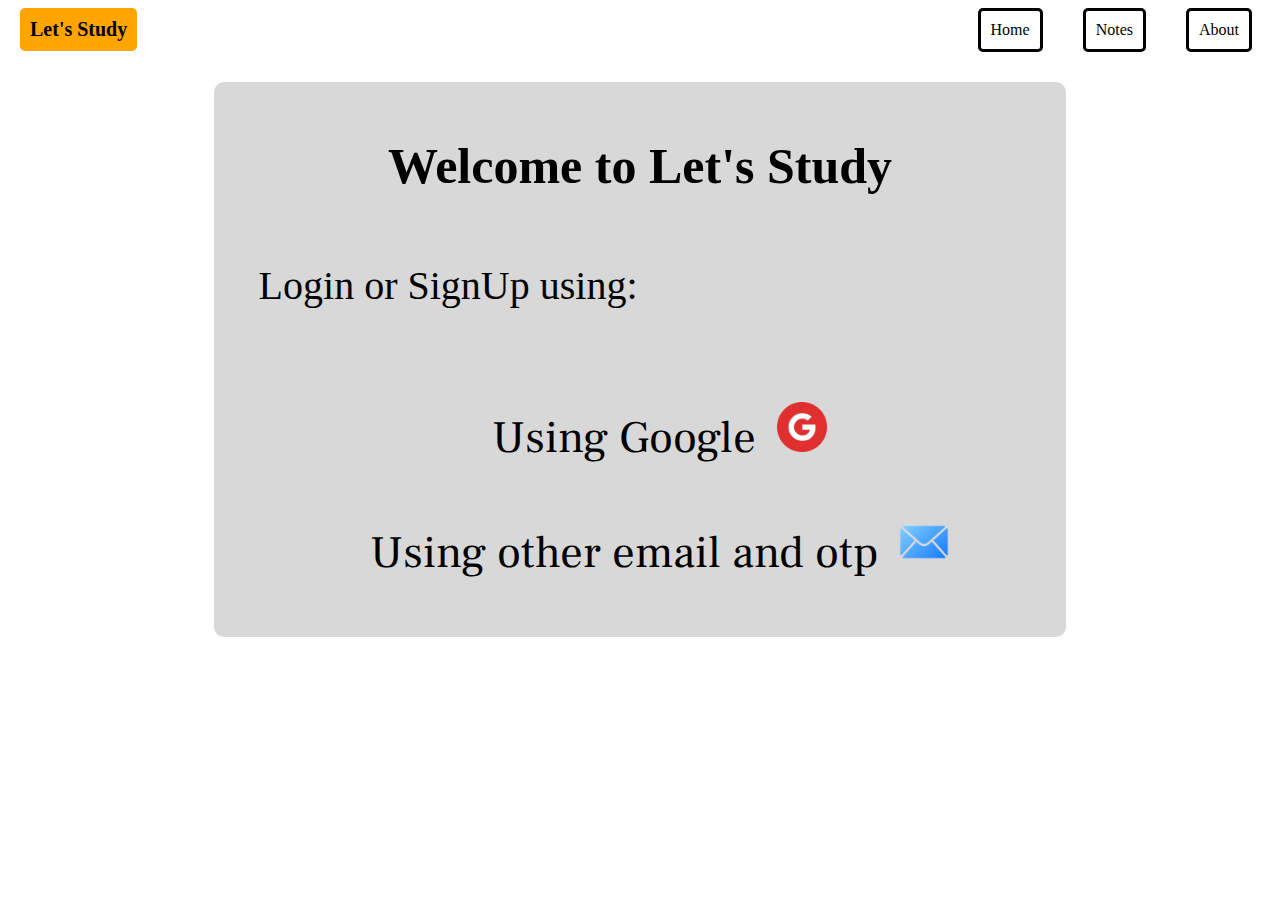
<file: index.html>
<!DOCTYPE html>
<html lang="en">

<head>
    <meta charset="UTF-8">
    <meta name="viewport" content="width=device-width, initial-scale=1.0">
    <link rel="stylesheet" href="css/stylesIndex.css">
    <title>Let's Study - The best group study webapp</title>
</head>

<body>
    <ul class="navbar">
        <li class="navItem title"><a href="/">Let's Study</a></li>
        <li class="navItem"><a href="/">Home</a></li>
        <li class="navItem"><a href="/html/notes.html">Notes</a></li>
        <li class="navItem"><a href="/html/about.html">About</a></li>
    </ul>
    <div class="headDiv">
        <div class="container">
            <h1 id="login">Welcome to Let's Study</h1>
            <h2>Login or SignUp using: </h2>
            <ul id="login-head">
                <li class="login-button" onclick="googleLogin()">Using Google <img class="icon" src="assets/google.png" alt="google"></li>
                <li class="login-button" onclick="window.location.href = 'html/emailLogin.html'">Using other email and
                    otp <img class="icon" src="assets/email.png" alt="phone"></li>
            </ul>
            </div>
        </div>
    </div>
</body>

</html>
</file>
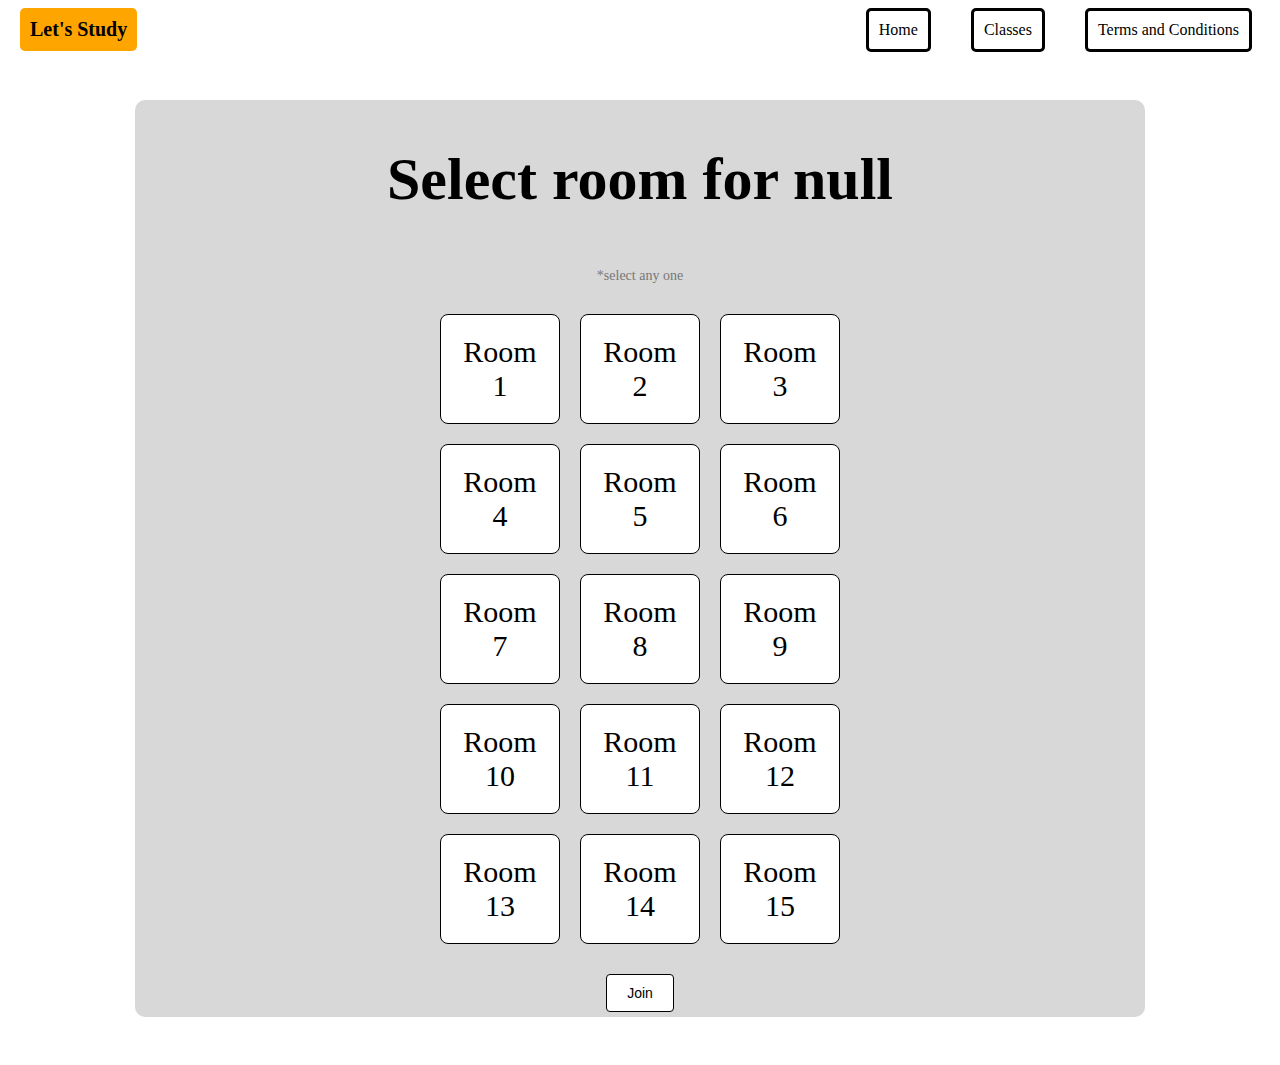
<file: html/classes.html>
<!DOCTYPE html>
<html lang="en">

<head>
    <meta charset="UTF-8">
    <meta name="viewport" content="width=device-width, initial-scale=1.0">
    <title>Let's Study - Classes</title>
    <link rel="stylesheet" href="../css/stylesClasses.css">
    <script src="../js/classes.js"></script>
</head>

<body>
    <ul class="navbar">
        <li class="navItem title"><a href="/html/loginHome.html">Let's Study</a></li>
        <li class="navItem"><a href="/html/loginHome.html">Home</a></li>
        <li class="navItem"><a href="/html/classes.html">Classes</a></li>
        <li class="navItem"><a href="/html/terms.html">Terms and Conditions</a></li>
    </ul>
    <div class="container">
        <h1 class="h1class">This</h1>
        <p>*select any one</p>

        <div class="grid" id="roomGrid">
            <div class="room" onclick="selectRoom(this)">Room 1</div>
            <div class="room" onclick="selectRoom(this)">Room 2</div>
            <div class="room" onclick="selectRoom(this)">Room 3</div>
            <div class="room" onclick="selectRoom(this)">Room 4</div>
            <div class="room" onclick="selectRoom(this)">Room 5</div>
            <div class="room" onclick="selectRoom(this)">Room 6</div>
            <div class="room" onclick="selectRoom(this)">Room 7</div>
            <div class="room" onclick="selectRoom(this)">Room 8</div>
            <div class="room" onclick="selectRoom(this)">Room 9</div>
            <div class="room" onclick="selectRoom(this)">Room 10</div>
            <div class="room" onclick="selectRoom(this)">Room 11</div>
            <div class="room" onclick="selectRoom(this)">Room 12</div>
            <div class="room" onclick="selectRoom(this)">Room 13</div>
            <div class="room" onclick="selectRoom(this)">Room 14</div>
            <div class="room" onclick="selectRoom(this)">Room 15</div>
        </div>

        <button onclick="joinRoom()">Join</button>
    </div>

</body>

</html>
</file>
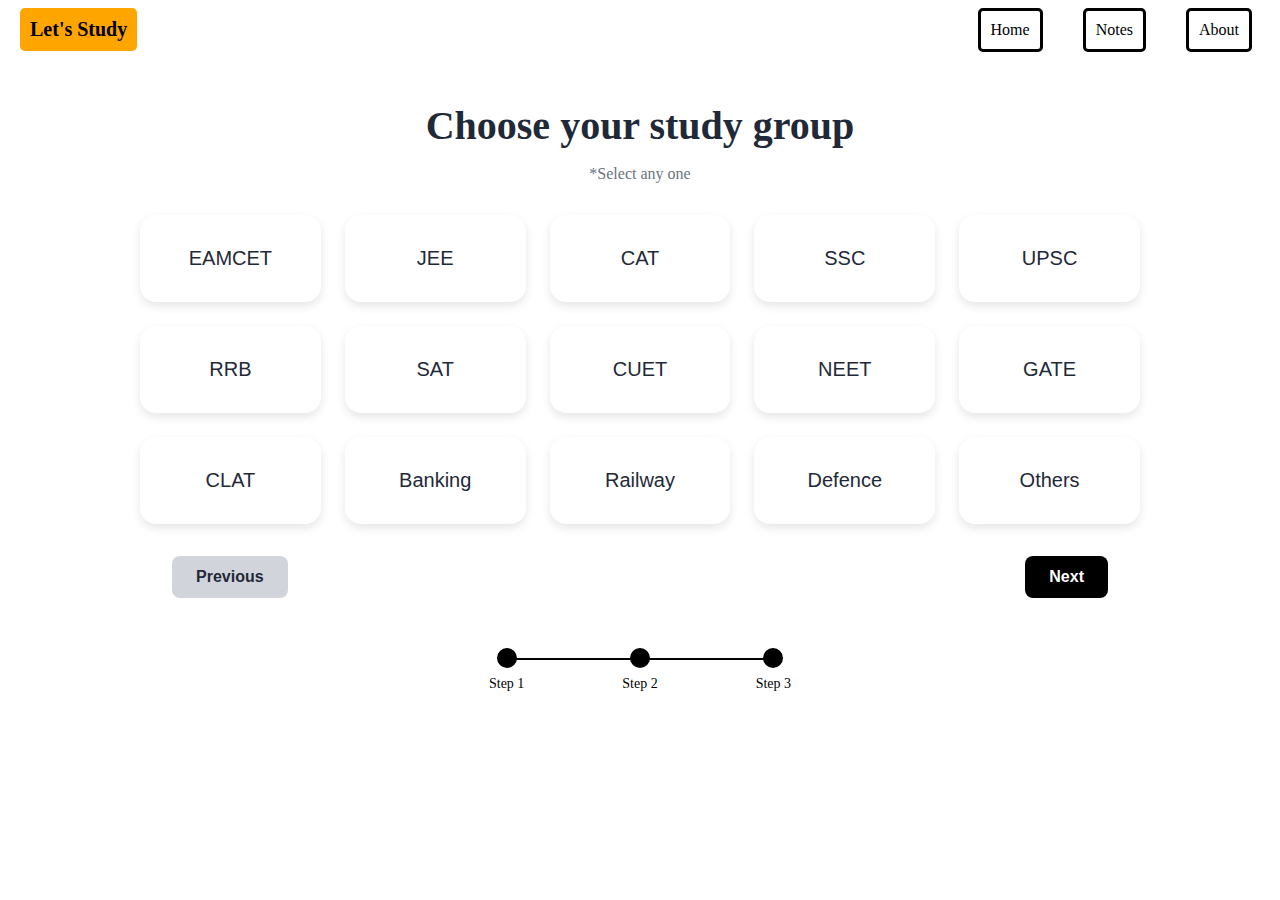
<file: html/classSelection.html>
<!DOCTYPE html>
<html lang="en">
<head>
    <meta charset="UTF-8">
    <meta name="viewport" content="width=device-width, initial-scale=1.0">
    <link rel="stylesheet" href="../css/stylesClassSelection.css">
    <title>Let's Study - Class Selection</title>
</head>
<body>
    <ul class="navbar">
        <li class="navItem title"><a href="/">Let's Study</a></li>
        <li class="navItem"><a href="/">Home</a></li>
        <li class="navItem"><a href="/html/notes.html">Notes</a></li>
        <li class="navItem"><a href="/html/about.html">About</a></li>
    </ul>

    <div class="container">
        <h1 class="studyTitle">Choose your study group</h1>
        <p class="subtitle">*Select any one</p>
    
        <div class="grid">
          <button class="card">EAMCET</button>
          <button class="card">JEE</button>
          <button class="card">CAT</button>
          <button class="card">SSC</button>
          <button class="card">UPSC</button>
          <button class="card">RRB</button>
          <button class="card">SAT</button>
          <button class="card">CUET</button>
          <button class="card">NEET</button>
          <button class="card">GATE</button>
          <button class="card">CLAT</button>
          <button class="card">Banking</button>
          <button class="card">Railway</button>
          <button class="card">Defence</button>
          <button class="card">Others</button>
        </div>
    
        <div class="navigation">
          <button class="nav-button prev">Previous</button>
          <button class="nav-button next">Next</button>
        </div>

        <div class="stepper">
            <div class="step active">
              <div class="circle"></div>
              <div class="label">Step 1</div>
            </div>
            <div class="step active">
              <div class="circle"></div>
              <div class="label">Step 2</div>
            </div>
            <div class="step active">
              <div class="circle"></div>
              <div class="label">Step 3</div>
            </div>
          </div>
      </div>
</body>
</html>
</file>
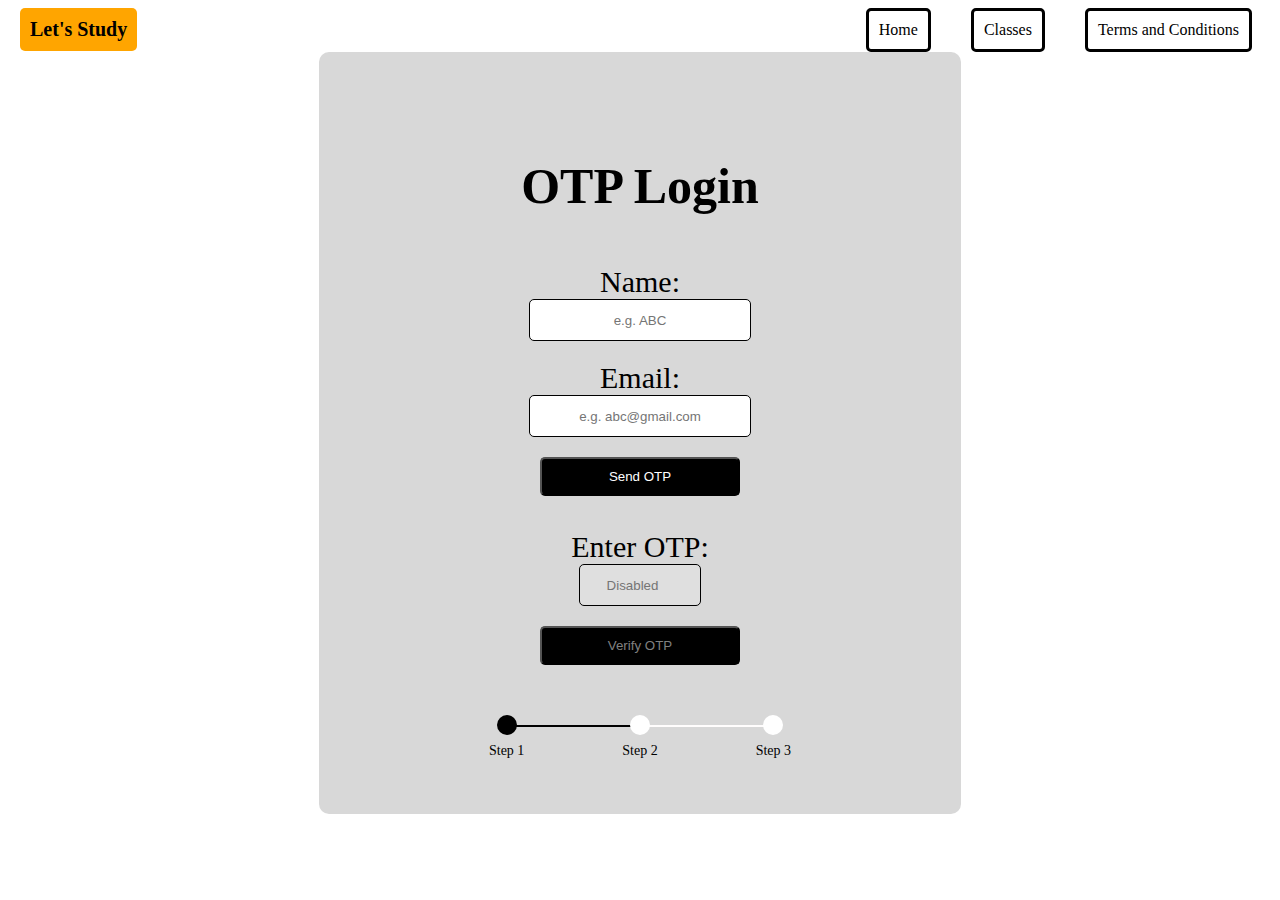
<file: html/emailLogin.html>
<!DOCTYPE html>
<html lang="en">

<head>
    <meta charset="UTF-8">
    <meta name="viewport" content="width=device-width, initial-scale=1.0">
    <link rel="stylesheet" href="../css/stylesEmailLogin.css">
    <script src="../js/emailLogin.js"></script>
    <title>Let's Study - Email Login</title>
</head>

<body>
    <ul class="navbar">
        <li class="navItem title"><a href="/">Let's Study</a></li>
        <li class="navItem"><a href="/">Home</a></li>
        <li class="navItem"><a href="/html/classes.html">Classes</a></li>
        <li class="navItem"><a href="/html/terms.html">Terms and Conditions</a></li>
    </ul>
    <div class="headDiv">
        <div class="container headDiv">
            <h1>OTP Login</h1>
            <label for="name">Name:</label>
            <input type="text" id="name" placeholder="e.g. ABC" required>
            <label for="email">Email:</label>
            <input type="email" id="email" placeholder="e.g. abc@gmail.com" required>
            <button onclick="sendOTP()" id="btn-otp" class="send-otp">Send OTP</button>
            <br>
            <label for="otp">Enter OTP:</label>
            <input type="number" id="otp" maxlength="6" placeholder="Disabled" disabled oninput="this.value = this.value.slice(0,6)" disabled />

            <button onclick="verifyOTP()" id="btn-otp" class="verify-otp">Verify OTP</button>
        
            <div class="stepper">
                <div class="step active">
                  <div class="circle"></div>
                  <div class="label">Step 1</div>
                </div>
                <div class="step">
                  <div class="circle"></div>
                  <div class="label">Step 2</div>
                </div>
                <div class="step">
                  <div class="circle"></div>
                  <div class="label">Step 3</div>
                </div>
              </div>
          </div>
        </div>
    </div>
</body>

</html>
</file>
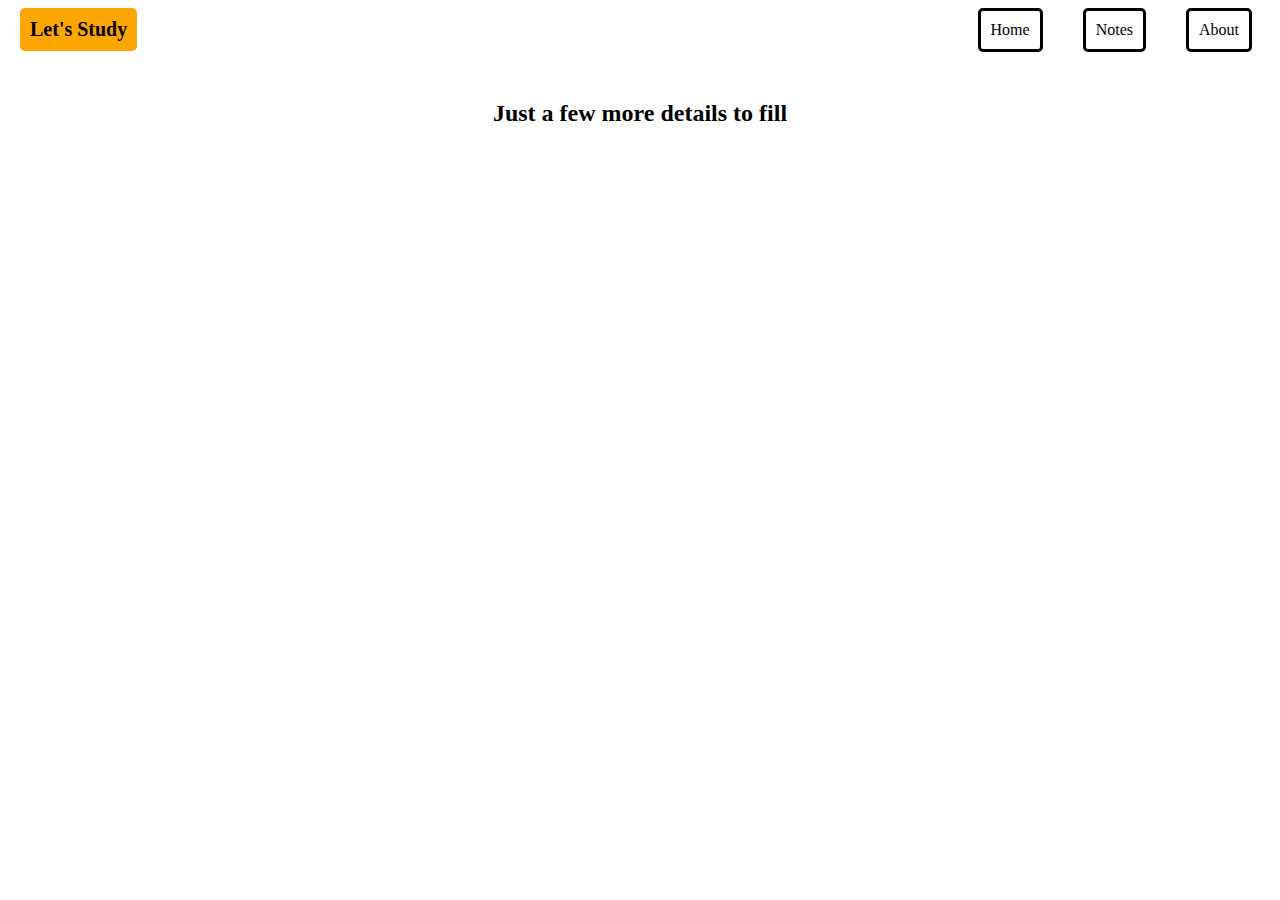
<file: html/finalDetail.html>
<!DOCTYPE html>
<html lang="en">

<head>
    <meta charset="UTF-8">
    <meta name="viewport" content="width=device-width, initial-scale=1.0">
    <title>Let's Study - Final Steps</title>
    <link rel="stylesheet" href="../css/stylesfinalDetail.css">
    <script src="../js/finalDetails.js"></script>
</head>

<body>
    <ul class="navbar">
        <li class="navItem title"><a href="/">Let's Study</a></li>
        <li class="navItem"><a href="/html/index.html">Home</a></li>
        <li class="navItem"><a href="/html/notes.html">Notes</a></li>
        <li class="navItem"><a href="/html/about.html">About</a></li>
    </ul>

    <div class="container">
        <h1>Just a few more details to fill</h1>
        <div class="dropdown">
            <button class="dropdown-button">Your Preparation ▼</button>
            <div class="dropdown-content">
                <a onclick="handleClick(1)">1 year</a>
                <a onclick="handleClick(2)">2 Years</a>
                <a onclick="handleClick(3)">3 years</a>
                <a onclick="handleClick(4)">4 years</a>
                <a onclick="handleClick(0)">4+ Years</a>
            </div>
        </div>
    </div>

</body>

</html>
</file>
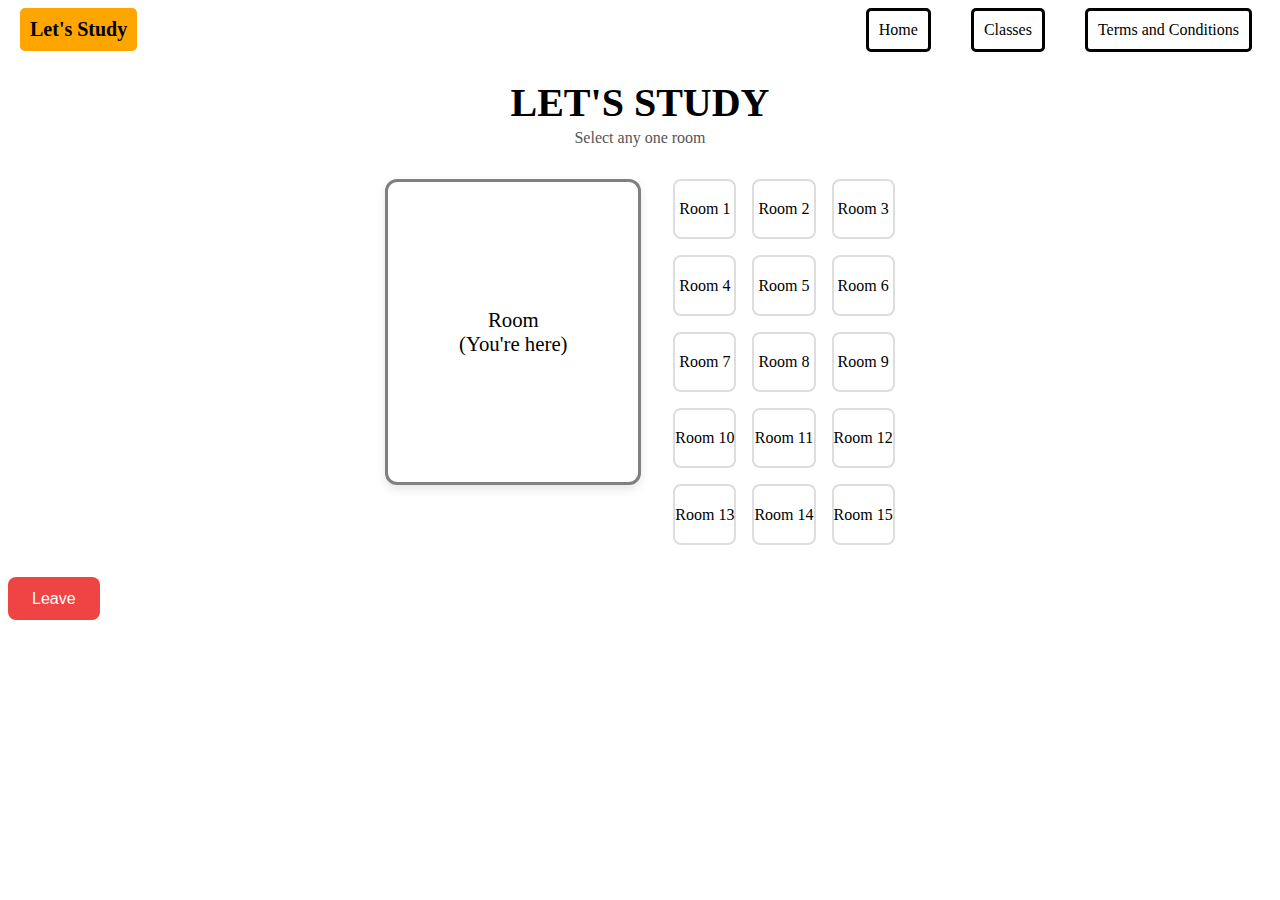
<file: html/joinedClass.html>
<!DOCTYPE html>
<html lang="en">
<head>
    <meta charset="UTF-8">
    <meta name="viewport" content="width=device-width, initial-scale=1.0">
    <title>Let's Study - Joined Class</title>
    <script src="../js/joinedClass.js"></script>
    <link rel="stylesheet" href="../css/stylesJoinedClass.css">
</head>
<body>
    <ul class="navbar">
        <li class="navItem title"><a onclick="leaveClass('/html/loginHome.html')">Let's Study</a></li>
        <li class="navItem"><a onclick="leaveClass('/index.html')">Home</a></li>
        <li class="navItem"><a onclick="leaveClass('/html/classes.html')">Classes</a></li>
        <li class="navItem"><a href="/html/terms.html">Terms and Conditions</a></li>
    </ul>

    <h1>LET'S STUDY</h1>
  <p>Select any one room</p>

  <div class="container">
    <div class="main-room">
      Room <br>(You're here)
    </div>

    <div class="rooms-grid">
      <div id="1" class="room" onclick="joinRoom(1)">Room 1</div>
      <div id="2" class="room" onclick="joinRoom(2)">Room 2</div>
      <div id="3" class="room" onclick="joinRoom(3)">Room 3</div>
      <div id="4" class="room" onclick="joinRoom(4)">Room 4</div>
      <div id="5" class="room" onclick="joinRoom(5)">Room 5</div>
      <div id="6" class="room" onclick="joinRoom(6)">Room 6</div>
      <div id="7" class="room" onclick="joinRoom(7)">Room 7</div>
      <div id="8" class="room" onclick="joinRoom(8)">Room 8</div>
      <div id="9" class="room" onclick="joinRoom(9)">Room 9</div>
      <div id="10" class="room" onclick="joinRoom(10)">Room 10</div>
      <div id="11" class="room" onclick="joinRoom(11)">Room 11</div>
      <div id="12" class="room" onclick="joinRoom(12)">Room 12</div>
      <div id="13" class="room" onclick="joinRoom(13)">Room 13</div>
      <div id="14" class="room" onclick="joinRoom(14)">Room 14</div>
      <div id="15" class="room" onclick="joinRoom(15)">Room 15</div>
    </div>
  </div>

  <button class="leave-button" onclick="leaveClass('/html/classes.html')">Leave</button>
</body>
</html>
</file>
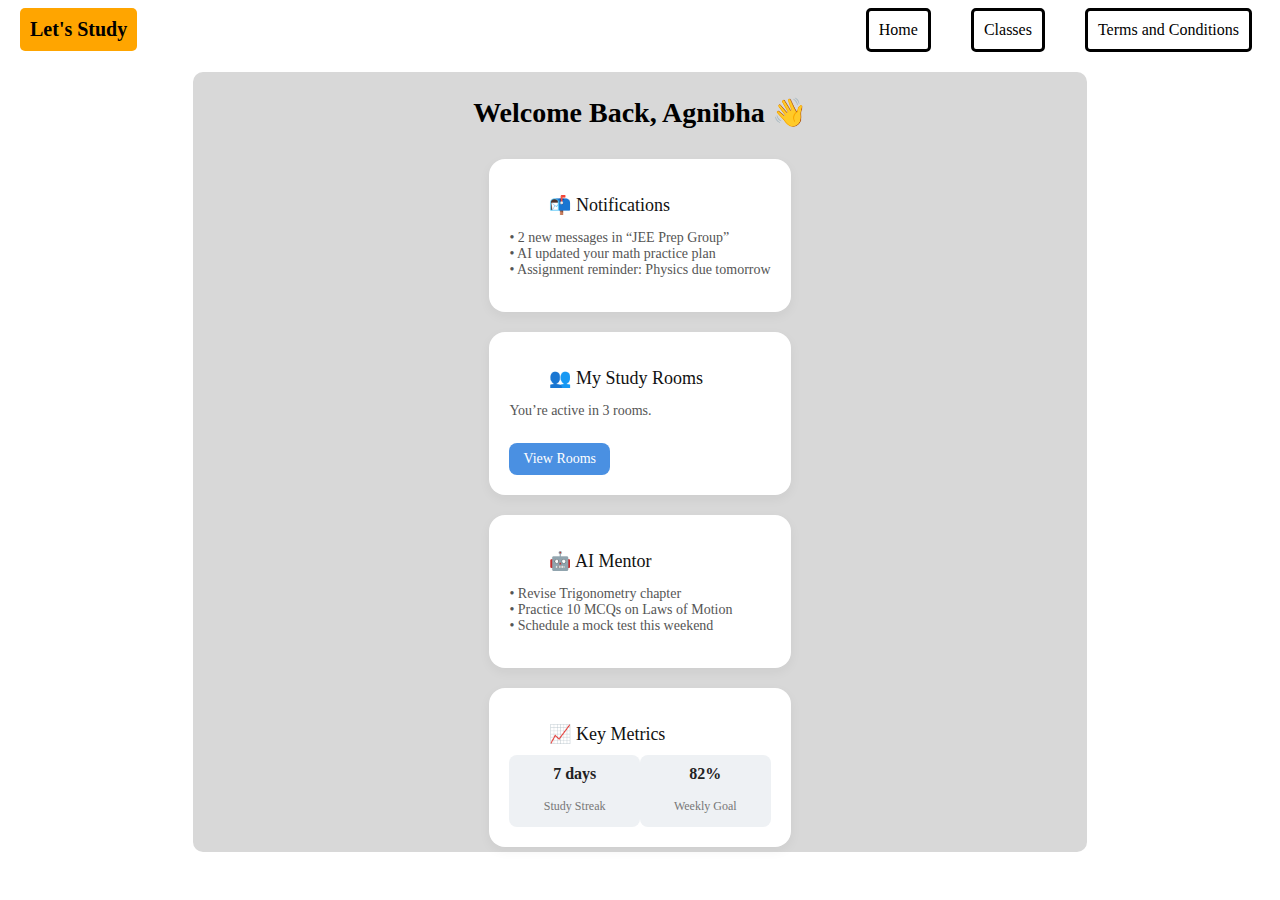
<file: html/loginHome.html>
<!DOCTYPE html>
<html lang="en">
<head>
    <meta charset="UTF-8">
    <meta name="viewport" content="width=device-width, initial-scale=1.0">
    <title>Let's Study - Home</title>
    <link rel="stylesheet" href="../css/stylesLoginHome.css">
</head>
<body>
    <ul class="navbar">
        <li class="navItem title"><a href="/html/loginHome.html">Let's Study</a></li>
        <li class="navItem"><a href="/html/loginHome.html">Home</a></li>
        <li class="navItem"><a href="/html/classes.html">Classes</a></li>
        <li class="navItem"><a href="/html/terms.html">Terms and Conditions</a></li>
    </ul>
    <div class="container">
        <h1>Welcome Back, Agnibha 👋</h1>
    
        <div class="grid">
          <div class="card">
            <h2>📬 Notifications</h2>
            <p>• 2 new messages in “JEE Prep Group”<br>
               • AI updated your math practice plan<br>
               • Assignment reminder: Physics due tomorrow
            </p>
          </div>
    
          <div class="card">
            <h2>👥 My Study Rooms</h2>
            <p>You’re active in 3 rooms.</p>
            <a href="../html/classes.html" class="study-group">View Rooms</a>
          </div>
    
          <div class="card">
            <h2>🤖 AI Mentor</h2>
            <p>• Revise Trigonometry chapter<br>
               • Practice 10 MCQs on Laws of Motion<br>
               • Schedule a mock test this weekend</p>
          </div>
    
          <div class="card">
            <h2>📈 Key Metrics</h2>
            <div class="kpi">
              <div>
                <span>7 days</span>
                <label>Study Streak</label>
              </div>
              <div>
                <span>82%</span>
                <label>Weekly Goal</label>
              </div>
            </div>
          </div>
        </div>
      </div>
</body>
</html>
</file>
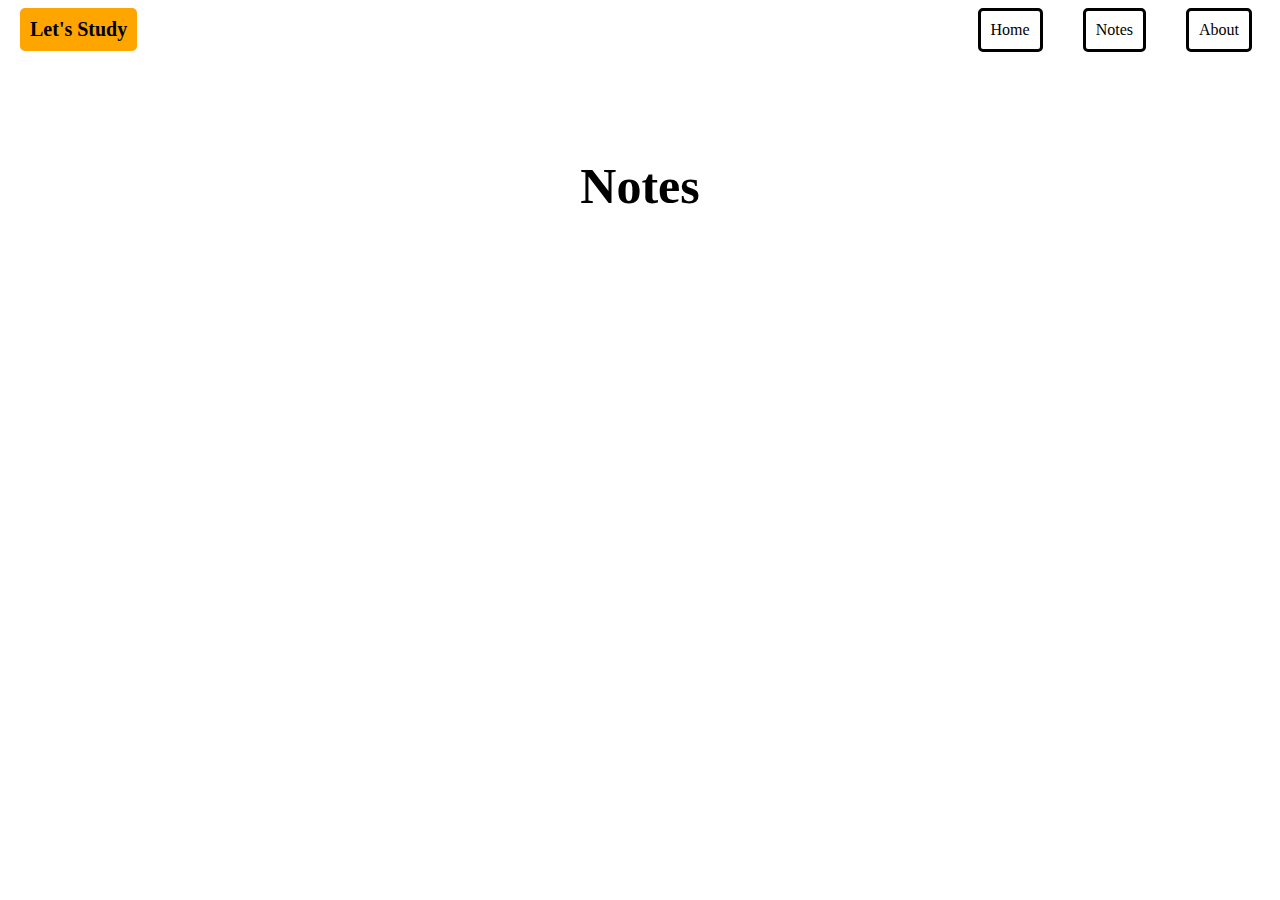
<file: html/notes.html>
<!DOCTYPE html>
<html lang="en">
<head>
    <meta charset="UTF-8">
    <meta name="viewport" content="width=device-width, initial-scale=1.0">
    <link rel="stylesheet" href="../css/stylesNotes.css">
    <title>Let's Study - Notes</title>
</head>
<body>
    <ul class="navbar">
        <li class="navItem title"><a href="/">Let's Study</a></li>
        <li class="navItem"><a href="/">Home</a></li>
        <li class="navItem"><a href="/html/notes.html">Notes</a></li>
        <li class="navItem"><a href="/html/about.html">About</a></li>
    </ul>
    <div class="container">
        <h1>Notes</h1>
    </div>
</body>
</html>
</file>
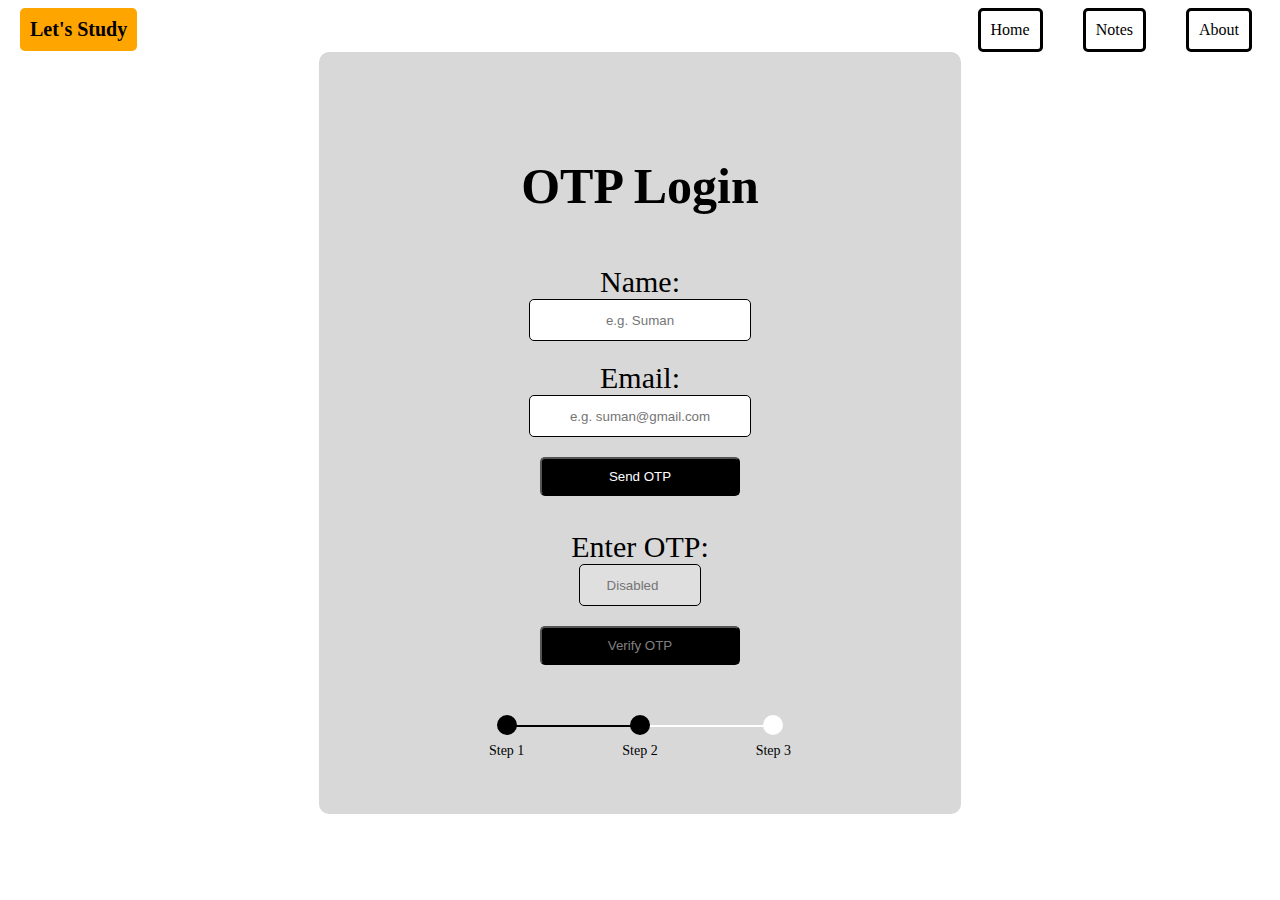
<file: html/phoneLogin.html>
<!DOCTYPE html>
<html lang="en">

<head>
    <meta charset="UTF-8">
    <meta name="viewport" content="width=device-width, initial-scale=1.0">
    <link rel="stylesheet" href="../css/stylesPhoneLogin.css">
    <script src="../js/phoneLogin.js"></script>
    <title>Let's Study - Phone Login</title>
</head>

<body>
    <ul class="navbar">
        <li class="navItem title"><a href="/">Let's Study</a></li>
        <li class="navItem"><a href="/">Home</a></li>
        <li class="navItem"><a href="/html/notes.html">Notes</a></li>
        <li class="navItem"><a href="/html/about.html">About</a></li>
    </ul>
    <div class="headDiv">
        <div class="container headDiv">
            <h1>OTP Login</h1>
            <label for="name">Name:</label>
            <input type="text" id="name" placeholder="e.g. Suman" required>
            <label for="email">Email:</label>
            <input type="email" id="email" placeholder="e.g. suman@gmail.com" required>
            <button onclick="sendOTP()" id="btn-otp" class="send-otp">Send OTP</button>
            <br>
            <label for="otp">Enter OTP:</label>
            <input type="number" id="otp" maxlength="6" placeholder="Disabled" disabled oninput="this.value = this.value.slice(0,6)" disabled />

            <button onclick="verifyOTP()" id="btn-otp" class="verify-otp">Verify OTP</button>
        
        <div class="stepper">
            <div class="step active">
              <div class="circle"></div>
              <div class="label">Step 1</div>
            </div>
            <div class="step active">
              <div class="circle"></div>
              <div class="label">Step 2</div>
            </div>
            <div class="step">
              <div class="circle"></div>
              <div class="label">Step 3</div>
            </div>
          </div>
        </div>
    </div>
</body>

</html>
</file>
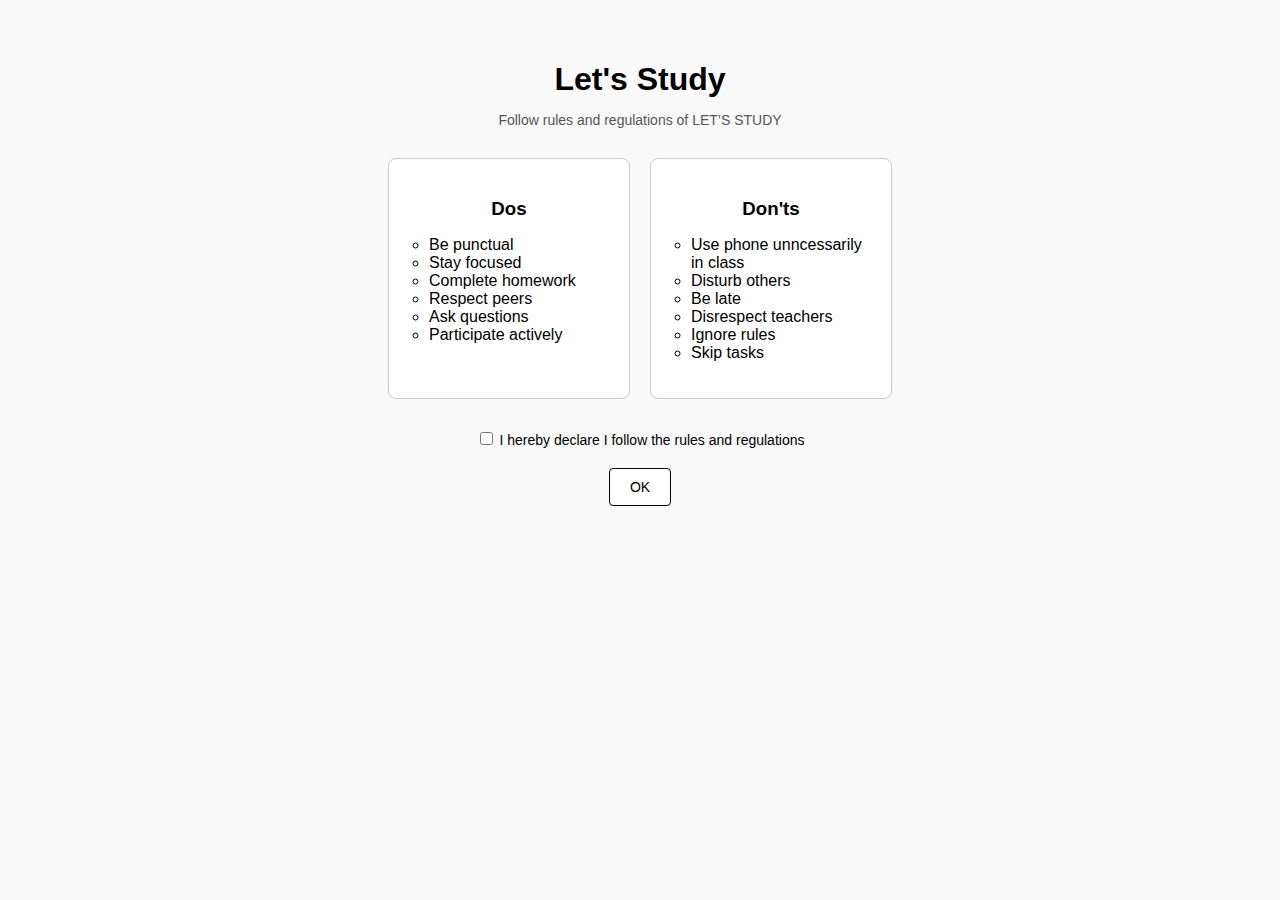
<file: html/terms.html>
<!DOCTYPE html>
<html lang="en">

<head>
    <meta charset="UTF-8">
    <meta name="viewport" content="width=device-width, initial-scale=1.0">
    <title>Let's Study - Terms and Conditions</title>
    <link rel="stylesheet" href="../css/stylesterms.css">
</head>

<body>
    <h1>Let's Study</h1>
    <p>Follow rules and regulations of LET’S STUDY</p>

    <div class="container">
        <div class="box">
            <h3>Dos</h3>
            <ul>
                <li>Be punctual</li>
                <li>Stay focused</li>
                <li>Complete homework</li>
                <li>Respect peers</li>
                <li>Ask questions</li>
                <li>Participate actively</li>
            </ul>
        </div>

        <div class="box">
            <h3>Don'ts</h3>
            <ul>
                <li>Use phone unncessarily in class</li>
                <li>Disturb others</li>
                <li>Be late</li>
                <li>Disrespect teachers</li>
                <li>Ignore rules</li>
                <li>Skip tasks</li>
            </ul>
        </div>
    </div>

    <div class="checkbox">
        <input type="checkbox" id="agree" required>
        <label for="agree">I hereby declare I follow the rules and regulations</label>
    </div>

    <button type="submit" onclick="window.location.href = '/html/class.html'">OK</button>
</body>

</html>
</file>
<file: css/stylesIndex.css>
@import url('https://fonts.googleapis.com/css2?family=Frank+Ruhl+Libre:wght@300..900&family=Quando&display=swap');

.navbar { 
    display: flex;
    list-style-type: none;
    padding: 0;
    margin: 0;
    justify-content: right;
    color: black;
}

.container{
    display: flex;
    flex-direction: column;
    align-items: center;
    font-size: 30px;
    padding: 5px;
    background-color: rgb(216, 216, 216);
    width: 70%;
    border-radius: 10px;
    justify-content: center;
}

h2{
    font-size: 40px;
    position: left;
    font-weight: lighter;
    width: 100%;
    align-self: flex-start;
    margin-left: 40px;
}

.headDiv{
    display: flex;
    flex-direction: column;
    align-items: center;
    padding: 30px;
}

.navItem {
    margin-right: 20px;
    margin-left: 20px;
    padding: 10px;
    border: 3px solid black;
    border-radius: 5px;
    transition: background-color 0.3s, color 0.3s;
    text-align: center;
    position: relative;
    cursor: pointer;
}

.navItem a {
    text-decoration: none;
    color: black;
    transition: color 0.3s;
}

.navItem:hover {
    background-color: green;
}

.navItem:hover a {
    color: white;
}

.title {
    font-size: 20px;
    font-weight: bold;
    border: none;
    background-color: orange;
    position: fixed;
    top: 5;
    left: 0;
}

#login {
    text-align: center;
    margin-top: 50px;
    font-size: 50px;
}

.login-button {
    list-style-type: none;
    font-size: 45px;
    padding: 20px;
    text-align: center;
    font-family: 'Frank Ruhl Libre', serif;
}

#login-head {
    display: flex;
    flex-direction: column;
}

.icon {
    width: 50px;
    height: 50px;
    position: relative;
    padding-left: 10px;
    padding-top: 10px;
    cursor: pointer;
}


@media screen and (max-width: 450px) {
    .navbar {
        flex-direction: column;
    }
    .title{
        position: relative;
    }
}
</file>
<file: css/stylesClasses.css>
.navbar {
    display: flex;
    list-style-type: none;
    padding: 0;
    margin: 0;
    justify-content: right;
    color: black;
}
.container {
    display: flex;
    flex-direction: column;
    align-items: center;
    font-size: 30px;
    padding: 5px;
    background-color: rgb(216, 216, 216);
    width: 70%;
    border-radius: 10px;
    justify-content: center;
}

h2 {
    font-size: 40px;
    position: left;
    font-weight: lighter;
    width: 100%;
    align-self: flex-start;
    margin-left: 40px;
}

.headDiv {
    display: flex;
    flex-direction: column;
    align-items: center;
    padding: 30px;
}

.navItem {
    margin-right: 20px;
    margin-left: 20px;
    padding: 10px;
    border: 3px solid black;
    border-radius: 5px;
    transition: background-color 0.3s, color 0.3s;
    text-align: center;
    position: relative;
    cursor: pointer;
}

.navItem a {
    text-decoration: none;
    color: black;
    transition: color 0.3s;
}

.navItem:hover {
    background-color: green;
}

.navItem:hover a {
    color: white;
}

.title {
    font-size: 20px;
    font-weight: bold;
    border: none;
    background-color: orange;
    position: fixed;
    top: 5;
    left: 0;
}

h1 {
    font-size: 2em;
    font-weight: bold;
}

p {
    font-size: 14px;
    color: #777;
    margin-bottom: 30px;
}

.grid {
    display: grid;
    grid-template-columns: repeat(3, 120px);
    gap: 20px;
    justify-content: center;
    margin-bottom: 30px;
}

.room {
    padding: 20px;
    border: 1px solid #000;
    border-radius: 8px;
    cursor: pointer;
    background-color: white;
    transition: background-color 0.3s;
}

.room:hover {
    background-color: #b6bbbd;
}

.room.selected {
    background-color: #d0eaff;
    border-color: #007bff;
}

button {
    padding: 10px 20px;
    font-size: 14px;
    background-color: #fff;
    border: 1px solid #000;
    border-radius: 4px;
    cursor: pointer;
    transition: background-color 0.3s;
}

button:hover {
    background-color: #87cbe5;
}

.container{
    text-align: center;
    max-width: 1000px;
    width: 90%;
    margin: 3rem auto;
}

@media screen and (max-width: 450px) {
    .navbar {
        flex-direction: column;
    }

    .title {
        position: relative;
    }
}
</file>
<file: css/stylesClassSelection.css>
.navbar {
    display: flex;
    list-style-type: none;
    padding: 0;
    margin: 0;
    justify-content: right;
    color: black;
}

.navItem {
    margin-right: 20px;
    margin-left: 20px;
    padding: 10px;
    border: 3px solid black;
    border-radius: 5px;
    transition: background-color 0.3s, color 0.3s;
    text-align: center;
    position: relative;
    cursor: pointer;
}

.navItem a {
    text-decoration: none;
    color: black;
    transition: color 0.3s;
}

.navItem:hover {
    background-color: green;
}

.navItem:hover a {
    color: white;
}

.title {
    font-size: 20px;
    font-weight: bold;
    border: none;
    background-color: orange;
    position: fixed;
    top: 5;
    left: 0;
}

.studyTitle {
    font-size: 50px;
    font-weight: bold;
    margin-top: 50px;
    margin-bottom: 20px;
}




.container {
    text-align: center;
    max-width: 1000px;
    width: 90%;
    margin: 3rem auto;
}


.studyTitle {
    font-size: 2.5rem;
    font-weight: bold;
    color: #1f2937;
    margin-bottom: 0.25rem;
}

.subtitle {
    color: #6b7280;
    margin-bottom: 2rem;
}

/* Grid */
.grid {
    display: grid;
    grid-template-columns: repeat(auto-fit, minmax(180px, 1fr));
    gap: 1.5rem;
    margin-bottom: 2rem;
}

.card {
    background-color: white;
    padding: 2rem;
    border-radius: 1rem;
    box-shadow: 0 4px 10px rgba(0, 0, 0, 0.1);
    font-size: 1.25rem;
    font-weight: 500;
    color: #1f2937;
    transition: background-color 0.3s, transform 0.2s;
    border: none;
    cursor: pointer;
}

.card:hover {
    background-color: #e0f2fe;
    transform: translateY(-3px);
}

.navigation {
    display: flex;
    justify-content: space-between;
    padding: 0 2rem;
}

.nav-button {
    padding: 0.75rem 1.5rem;
    border: none;
    font-weight: bold;
    border-radius: 0.5rem;
    cursor: pointer;
    font-size: 1rem;
}

.prev {
    background-color: #d1d5db;
    color: #1f2937;
}

.prev:hover {
    background-color: #9ca3af;
}

.next {
    background-color: #000000;
    color: white;
}

.next:hover {
    background-color: #050e22;
}

.stepper {
    display: flex;
    justify-content: space-between;
    align-items: center;
    position: relative;
    width: 400px;
    margin: 50px auto;
}

.step {
    display: flex;
    flex-direction: column;
    align-items: center;
    position: relative;
    flex: 1;
}

.step .circle {
    width: 20px;
    height: 20px;
    border-radius: 50%;
    background-color: #ffffff;
    z-index: 1;
}

.step.active .circle {
    background-color: black;
}

.step .label {
    margin-top: 8px;
    font-size: 14px;
    color: black;
}

.step:not(:last-child)::after {
    content: '';
    position: absolute;
    top: 10px;
    right: -50%;
    width: 100%;
    height: 2px;
    background-color: black;
    z-index: 0;
}


@media screen and (max-width: 450px) {
    .navbar {
        flex-direction: column;
    }
    .title{
        position: relative;
    }
}
</file>
<file: css/stylesEmailLogin.css>
.navbar {
    display: flex;
    list-style-type: none;
    padding: 0;
    margin: 0;
    justify-content: right;
    color: black;
}

.navItem {
    margin-right: 20px;
    margin-left: 20px;
    padding: 10px;
    border: 3px solid black;
    border-radius: 5px;
    transition: background-color 0.3s, color 0.3s;
    text-align: center;
    position: relative;
}

.navItem a {
    text-decoration: none;
    color: black;
    transition: color 0.3s;
}

.navItem:hover {
    background-color: green;
}

.navItem:hover a {
    color: white;
}

.title {
    font-size: 20px;
    font-weight: bold;
    border: none;
    background-color: orange;
    position: fixed;
    top: 5;
    left: 0;
}

h1 {
    text-align: center;
    align-items: center;
    font-size: 50px;
    margin: 100px;
    margin-bottom: 50px;
}

.headDiv{
    display: flex;
    flex-direction: column;
    align-items: center;
}

.container {
    display: flex;
    flex-direction: column;
    align-items: center;
    font-size: 30px;
    padding: 5px;
    background-color: rgb(216, 216, 216);
    width: 50%;
    border-radius: 10px;
    justify-content: center;

}

#otp, #phone, #name, #email {
    width: 100px;
    height: 20px;
    padding: 10px;
    margin-bottom: 20px;
    border-radius: 5px;
    border: 1px solid black;
    text-align: center;
}

#email, #name {
    width: 200px;
}

#phone:focus,
#otp:focus {
    border: 3px solid black;
}

#btn-otp {
    padding: 10px;
    cursor: pointer;
    width: 200px;
    background-color: black;
    border-radius: 5px;
}

.send-otp {
    color: white;
}

.verify-otp {
    color: grey;
}

.stepper {
    display: flex;
    justify-content: space-between;
    align-items: center;
    position: relative;
    width: 400px;
    margin: 50px auto;
}

.step {
    display: flex;
    flex-direction: column;
    align-items: center;
    position: relative;
    flex: 1;
}

.step .circle {
    width: 20px;
    height: 20px;
    border-radius: 50%;
    background-color: #ffffff;
    z-index: 1;
}

.step.active .circle {
    background-color: black;
}

.step .label {
    margin-top: 8px;
    font-size: 14px;
    color: black;
}

.step:not(:last-child)::after {
    content: '';
    position: absolute;
    top: 10px;
    right: -50%;
    width: 100%;
    height: 2px;
    background-color: #fffdfd;
    z-index: 0;
}
.step:nth-child(1)::after {
    background-color: black;
}



@media screen and (max-width: 450px) {
    .navbar {
        flex-direction: column;
    }

    .title {
        position: relative;
    }
}
</file>
<file: css/stylesfinalDetail.css>
.navbar {
    display: flex;
    list-style-type: none;
    padding: 0;
    margin: 0;
    justify-content: right;
    color: black;
}

.navItem {
    margin-right: 20px;
    margin-left: 20px;
    padding: 10px;
    border: 3px solid black;
    border-radius: 5px;
    transition: background-color 0.3s, color 0.3s;
    text-align: center;
    position: relative;
    cursor: pointer;
}

.navItem a {
    text-decoration: none;
    color: black;
    transition: color 0.3s;
}

.navItem:hover {
    background-color: green;
}

.navItem:hover a {
    color: white;
}

.title {
    font-size: 20px;
    font-weight: bold;
    border: none;
    background-color: orange;
    position: fixed;
    top: 5;
    left: 0;
}

.container {
    text-align: center;
    max-width: 1000px;
    width: 90%;
    margin: 3rem auto;
}


h1 {
    font-size: 24px;
}

.mentor-buttons {
    display: flex;
    justify-content: center;
    gap: 20px;
    padding: 100px;
}

.mentor-btn {
    padding: 12px 24px;
    border-radius: 8px;
    font-size: 16px;
    color: white;
    border: none;
    cursor: pointer;
    font-weight: bold;
    transition: transform 0.2s;
}

.mentor-btn:hover {
    transform: scale(1.05);
}

.human,
.ai {
    background-color: black;
}

.dropdown {
    display: none;
    position: relative;
    margin-top: 20px;
}

.dropdown-btn {
    background-color: black;
    color: white;
    padding: 10px 20px;
    border-radius: 100px;
    font-weight: bold;
    border: none;
    cursor: pointer;
}

.dropdown-content {
    display: none;
    position: absolute;
    top: 100%;
    left: 50%;
    transform: translateX(-50%);
    background-color: white;
    min-width: 160px;
    box-shadow: 0 8px 16px rgba(0, 0, 0, 0.2);
    border-radius: 20px;
    z-index: 1;
    margin-top: 10px;
    padding: 0;
}

.dropdown-content li {
    list-style: none;
    padding: 12px 16px;
    cursor: pointer;
    border-bottom: 1px solid #eee;
}

.dropdown-content li:hover {
    background-color: #f1f1f1;
}

.dropdown.active .dropdown-content {
    display: block;
}

.terms {
    margin-top: 30px;
}

.terms label {
    font-size: 14px;
    color: #333;
}

.submit-btn {
    margin-top: 20px;
    padding: 10px 20px;
    font-size: 16px;
    border-radius: 6px;
    border: none;
    background-color: #4CAF50;
    color: white;
    cursor: pointer;
}

.submit-btn:disabled {
    background-color: #aaa;
    cursor: not-allowed;
}

.headDiv {
    min-height: 30rem;
    border-radius: 10px;
    border: 1 px solid grey;
}

.stepper {
    display: flex;
    justify-content: center;
    align-items: center;
    position: relative;
    width: 400px;
    margin: 80px auto;
}

.step {
    display: flex;
    flex-direction: column;
    align-items: center;
    position: relative;
    flex: 1;
}

.step .circle {
    width: 20px;
    height: 20px;
    border-radius: 50%;
    background-color: #ffffff;
    z-index: 1;
}

.step.active .circle {
    background-color: black;
}

.step .label {
    margin-top: 8px;
    font-size: 14px;
    color: black;
}

.step:not(:last-child)::after {
    content: '';
    position: absolute;
    top: 10px;
    right: -50%;
    width: 100%;
    height: 2px;
    background-color: black;
    z-index: 0;
}   

@media screen and (max-width: 450px) {
    .navbar {
        flex-direction: column;
    }

        .title {
            position: relative;
        }

        .mentor-btn {
            justify-content: center;
            align-items: center;
            flex-direction: column;

          }
    }
</file>
<file: css/stylesJoinedClass.css>
.navbar {
    display: flex;
    list-style-type: none;
    padding: 0;
    margin: 0;
    justify-content: right;
    color: black;
}

.navItem {
    margin-right: 20px;
    margin-left: 20px;
    padding: 10px;
    border: 3px solid black;
    border-radius: 5px;
    transition: background-color 0.3s, color 0.3s;
    text-align: center;
    position: relative;
    cursor: pointer;
}

.navItem a {
    text-decoration: none;
    color: black;
    transition: color 0.3s;
}

.navItem:hover {
    background-color: green;
}

.navItem:hover a {
    color: white;
}

.title {
    font-size: 20px;
    font-weight: bold;
    border: none;
    background-color: orange;
    position: fixed;
    top: 5;
    left: 0;
}

h1 {
    font-size: 2.5rem;
    margin-bottom: 0.2rem;
    align-items: center;
    text-align: center;
}

p {
    margin-top: 0;
    margin-bottom: 2rem;
    color: #555;
    text-align: center;
}

.container {
    display: flex;
    gap: 2rem;
    flex-wrap: wrap;
    justify-content: center;
}

.main-room {
    width: 250px;
    height: 300px;
    background-color: #ffffff;
    border: 3px solid grey;
    box-shadow: 0 4px 10px rgba(0, 0, 0, 0.1);
    border-radius: 12px;
    display: flex;
    align-items: center;
    justify-content: center;
    font-size: 1.3rem;
    text-align: center;
}

.rooms-grid {
    display: grid;
    grid-template-columns: repeat(auto-fill, minmax(100px, 1fr));
    gap: 1rem;
    max-width: 500px;
}

.room {
    background-color: #ffffff;
    border: 2px solid #ddd;
    border-radius: 8px;
    padding: 1.2rem 0;
    text-align: center;
    font-size: 1rem;
    cursor: pointer;
    transition: all 0.3s ease;
}

.room:hover {
    border-color: grey;
    background-color: rgb(221, 218, 218);
    transform: scale(1.05);
}

.leave-button {
    margin-top: 2rem;
    padding: 0.8rem 1.5rem;
    font-size: 1rem;
    background-color: #ef4444;
    color: white;
    border: none;
    border-radius: 8px;
    cursor: pointer;
    transition: background-color 0.3s;
}

.leave-button:hover {
    background-color: #dc2626;
}

.rooms-grid {
    grid-template-columns: repeat(3, 1fr);
}

@media screen and (max-width: 550px) {
    .navbar {
        flex-direction: column;
    }

    .title {
        position: relative;
    }

    .container {
        flex-direction: column;
        align-items: center;
    }
}
</file>
<file: css/stylesLoginHome.css>
.container {
    max-width: 1200px;
    margin: auto;
    padding: 40px 20px;
}

h1 {
    font-size: 28px;
    margin-bottom: 30px;
}

.grid {
    display: grid;
    grid-template-columns: repeat(auto-fit, minmax(280px, 1fr));
    gap: 20px;
}

.card {
    background: #fff;
    border-radius: 16px;
    box-shadow: 0 4px 12px rgba(0, 0, 0, 0.05);
    padding: 20px;
    transition: transform 0.2s ease;
}

.card:hover {
    transform: translateY(-4px);
}

.card h2 {
    font-size: 18px;
    margin-bottom: 10px;
    color: #111;
}

.card p {
    font-size: 14px;
    color: #555;
}

.kpi {
    display: flex;
    justify-content: space-between;
    margin-top: 10px;
}

.kpi div {
    background: #eef1f4;
    padding: 10px 12px;
    border-radius: 8px;
    text-align: center;
    width: 48%;
}

.kpi div span {
    display: block;
    font-size: 16px;
    font-weight: 600;
    color: #222;
}

.kpi div label {
    font-size: 12px;
    color: #777;
}

a.study-group {
    display: inline-block;
    margin-top: 10px;
    background: #4a90e2;
    color: white;
    padding: 8px 14px;
    border-radius: 8px;
    text-decoration: none;
    font-size: 14px;
}

a.study-group:hover {
    background: #357ac9;
}

.navbar { 
    display: flex;
    list-style-type: none;
    padding: 0;
    margin: 0;
    justify-content: right;
    color: black;
}

.container{
    display: flex;
    flex-direction: column;
    align-items: center;
    font-size: 30px;
    padding: 5px;
    background-color: rgb(216, 216, 216);
    width: 70%;
    border-radius: 10px;
    justify-content: center;
    margin-top: 20px;
}

h2{
    font-size: 40px;
    position: left;
    font-weight: lighter;
    width: 100%;
    align-self: flex-start;
    margin-left: 40px;
}

.headDiv{
    display: flex;
    flex-direction: column;
    align-items: center;
    padding: 30px;
}

.navItem {
    margin-right: 20px;
    margin-left: 20px;
    padding: 10px;
    border: 3px solid black;
    border-radius: 5px;
    transition: background-color 0.3s, color 0.3s;
    text-align: center;
    position: relative;
    cursor: pointer;
}

.navItem a {
    text-decoration: none;
    color: black;
    transition: color 0.3s;
}

.navItem:hover {
    background-color: green;
}

.navItem:hover a {
    color: white;
}

.title {
    font-size: 20px;
    font-weight: bold;
    border: none;
    background-color: orange;
    position: fixed;
    top: 5;
    left: 0;
}

@media screen and (max-width: 550px) {
    .navbar {
        flex-direction: column;
    }
    .title{
        position: relative;
    }
}
</file>
<file: css/stylesNotes.css>
.navbar { 
    display: flex;
    list-style-type: none;
    padding: 0;
    margin: 0;
    justify-content: right;
    color: black;
}

.navItem {
    margin-right: 20px;
    margin-left: 20px;
    padding: 10px;
    border: 3px solid black;
    border-radius: 5px;
    transition: background-color 0.3s, color 0.3s;
    text-align: center;
    position: relative;
}

.navItem a {
    text-decoration: none;
    color: black;
    transition: color 0.3s;
}

.navItem:hover {
    background-color: green;
}

.navItem:hover a {
    color: white;
}

.title {
    font-size: 20px;
    font-weight: bold;
    border: none;
    background-color: orange;
    position: fixed;
    top: 5;
    left: 0;
}

h1{
    text-align: center;
    align-items: center;
    font-size: 50px;
    margin: 100px;
    margin-bottom: 50px;
}

.container{
    display: flex;
    flex-direction: column;
    align-items: center;
    font-size: 30px;
    padding: 5px;
}

@media screen and (max-width: 450px) {
    .navbar {
        flex-direction: column;
    }
    .title{
        position: relative;
    }
}
</file>
<file: css/stylesPhoneLogin.css>
.navbar {
    display: flex;
    list-style-type: none;
    padding: 0;
    margin: 0;
    justify-content: right;
    color: black;
}

.navItem {
    margin-right: 20px;
    margin-left: 20px;
    padding: 10px;
    border: 3px solid black;
    border-radius: 5px;
    transition: background-color 0.3s, color 0.3s;
    text-align: center;
    position: relative;
}

.navItem a {
    text-decoration: none;
    color: black;
    transition: color 0.3s;
}

.navItem:hover {
    background-color: green;
}

.navItem:hover a {
    color: white;
}

.title {
    font-size: 20px;
    font-weight: bold;
    border: none;
    background-color: orange;
    position: fixed;
    top: 5;
    left: 0;
}

h1 {
    text-align: center;
    align-items: center;
    font-size: 50px;
    margin: 100px;
    margin-bottom: 50px;
}

.headDiv{
    display: flex;
    flex-direction: column;
    align-items: center;
}

.container {
    display: flex;
    flex-direction: column;
    align-items: center;
    font-size: 30px;
    padding: 5px;
    background-color: rgb(216, 216, 216);
    width: 50%;
    border-radius: 10px;
    justify-content: center;

}

#otp, #phone, #name, #email {
    width: 100px;
    height: 20px;
    padding: 10px;
    margin-bottom: 20px;
    border-radius: 5px;
    border: 1px solid black;
    text-align: center;
}

#email, #name {
    width: 200px;
}

#phone:focus,
#otp:focus {
    border: 3px solid black;
}

#btn-otp {
    padding: 10px;
    cursor: pointer;
    width: 200px;
    background-color: black;
    border-radius: 5px;
}

.send-otp {
    color: white;
}

.verify-otp {
    color: grey;
}

.stepper {
    display: flex;
    justify-content: space-between;
    align-items: center;
    position: relative;
    width: 400px;
    margin: 50px auto;
}

.step {
    display: flex;
    flex-direction: column;
    align-items: center;
    position: relative;
    flex: 1;
}

.step .circle {
    width: 20px;
    height: 20px;
    border-radius: 50%;
    background-color: #ffffff;
    z-index: 1;
}

.step.active .circle {
    background-color: black;
}

.step .label {
    margin-top: 8px;
    font-size: 14px;
    color: black;
}

.step:not(:last-child)::after {
    content: '';
    position: absolute;
    top: 10px;
    right: -50%;
    width: 100%;
    height: 2px;
    background-color: #fffdfd;
    z-index: 0;
}
.step:nth-child(1)::after {
    background-color: black;
}



@media screen and (max-width: 450px) {
    .navbar {
        flex-direction: column;
    }

    .title {
        position: relative;
    }
}
</file>
<file: css/stylesterms.css>
body {
    font-family: Arial, sans-serif;
    text-align: center;
    margin: 0;
    padding: 40px;
    background-color: #f9f9f9;
}

h1 {
    font-size: 2em;
    margin-bottom: 10px;
}

p {
    font-size: 14px;
    color: #555;
}

.container {
    display: flex;
    justify-content: center;
    margin: 30px 0;
}

.box {
    border: 1px solid #ccc;
    border-radius: 8px;
    padding: 20px;
    margin: 0 10px;
    width: 200px;
    background-color: #fff;
}

.box h3 {
    margin-bottom: 15px;
}

ul {
    list-style-type: circle;
    text-align: left;
    padding-left: 20px;
}

.checkbox {
    margin-top: 20px;
    font-size: 14px;
}

button {
    margin-top: 20px;
    padding: 10px 20px;
    font-size: 14px;
    background-color: #fff;
    border: 1px solid #000;
    border-radius: 4px;
    cursor: pointer;
}

button:hover {
    background-color: #eee;
}
</file>
